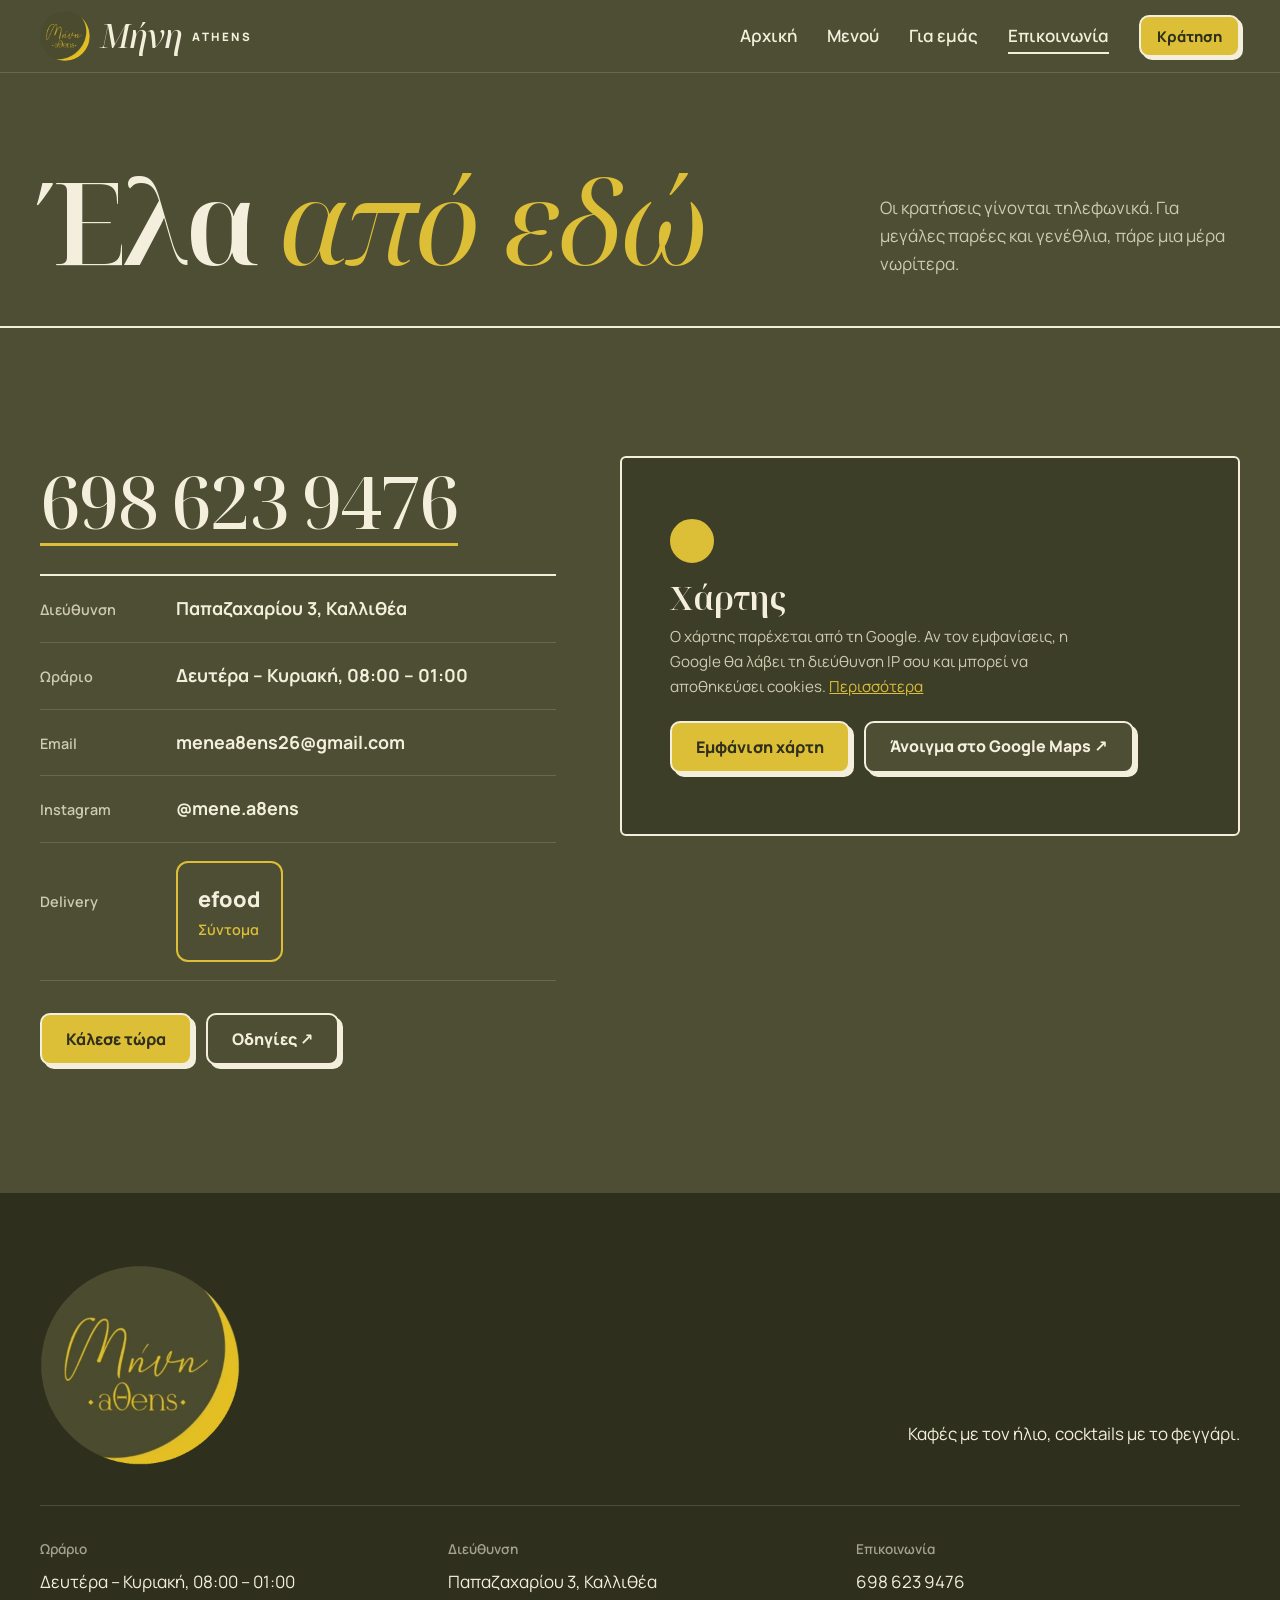
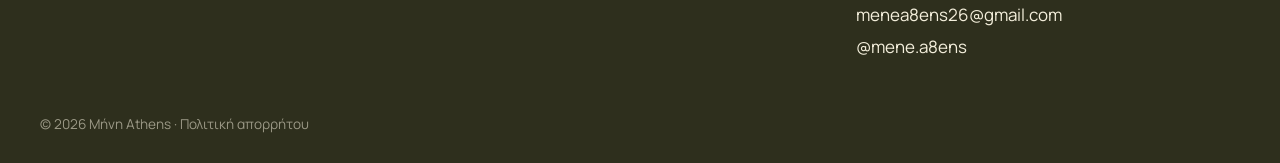
<file: contact.html>
<!doctype html>
<html lang="el">
<head>
  <meta charset="utf-8">
  <meta name="viewport" content="width=device-width, initial-scale=1">
  <meta http-equiv="Content-Security-Policy" content="default-src 'self'; script-src 'self'; style-src 'self' 'unsafe-inline'; font-src 'self'; img-src 'self' data: https://images.unsplash.com; frame-src https://maps.google.com https://www.google.com; connect-src 'self'; object-src 'none'; base-uri 'self'; form-action 'self'">
  <meta name="referrer" content="strict-origin-when-cross-origin">
  <title>Επικοινωνία & Κρατήσεις · Μήνη Athens</title>
  <meta name="description" content="Κρατήσεις, ωράριο και διεύθυνση του Μήνη Athens στην Καλλιθέα.">
  <meta name="theme-color" content="#4d4e33">
  <link rel="stylesheet" href="fonts/fonts.css">
  <link rel="stylesheet" href="css/style.css">
</head>
<body>
  <header id="site-header" class="site-header"></header>

  <main>
    <section class="page-hero">
      <div class="container page-hero-inner">
        <h1>Έλα <em>από εδώ</em></h1>
        <p class="muted">Οι κρατήσεις γίνονται τηλεφωνικά. Για μεγάλες παρέες και γενέθλια, πάρε μια μέρα νωρίτερα.</p>
      </div>
    </section>

    <section class="section">
      <div class="container contact-grid">
        <div>
          <a class="booking-phone" data-site="phone" href="#" style="font-size:clamp(2.6rem,6vw,4.6rem)"></a>
          <ul class="info-list">
            <li><span>Διεύθυνση</span><a data-site="address" href="#" target="_blank" rel="noopener"></a></li>
            <li><span>Ωράριο</span><p data-site="hours"></p></li>
            <li><span>Email</span><a data-site="email" href="#"></a></li>
            <li><span>Instagram</span><a data-site="instagram" href="#" target="_blank" rel="noopener"></a></li>
            <li><span>Delivery</span><div class="btn-row" data-delivery></div></li>
          </ul>
          <div class="btn-row">
            <a class="btn btn-moon" data-href="tel" href="#">Κάλεσε τώρα</a>
            <a class="btn" data-href="maps" href="#">Οδηγίες ↗</a>
          </div>
        </div>

        <!-- Ο χάρτης Google φορτώνει μόνο αν το ζητήσει ο επισκέπτης (GDPR) -->
        <div class="map map-consent" data-map-src="https://maps.google.com/maps?q=%CE%A0%CE%B1%CF%80%CE%B1%CE%B6%CE%B1%CF%87%CE%B1%CF%81%CE%AF%CE%BF%CF%85%203%2C%20%CE%9A%CE%B1%CE%BB%CE%BB%CE%B9%CE%B8%CE%AD%CE%B1&z=16&output=embed">
          <span class="moon moon--full" aria-hidden="true"></span>
          <h3>Χάρτης</h3>
          <p>Ο χάρτης παρέχεται από τη Google. Αν τον εμφανίσεις, η Google θα λάβει τη διεύθυνση IP σου και μπορεί να αποθηκεύσει cookies. <a href="privacy.html">Περισσότερα</a></p>
          <div class="btn-row">
            <button type="button" class="btn btn-moon" data-map-load>Εμφάνιση χάρτη</button>
            <a class="btn" data-href="maps" href="#">Άνοιγμα στο Google Maps ↗</a>
          </div>
        </div>
      </div>
    </section>
  </main>

  <footer id="site-footer" class="site-footer"></footer>
  <a class="btn btn-moon mobile-call" data-href="tel" href="#">Κράτηση τηλεφωνικά</a>

  <script src="js/config.js"></script>
  <script src="js/site.js"></script>
</body>
</html>
</file>
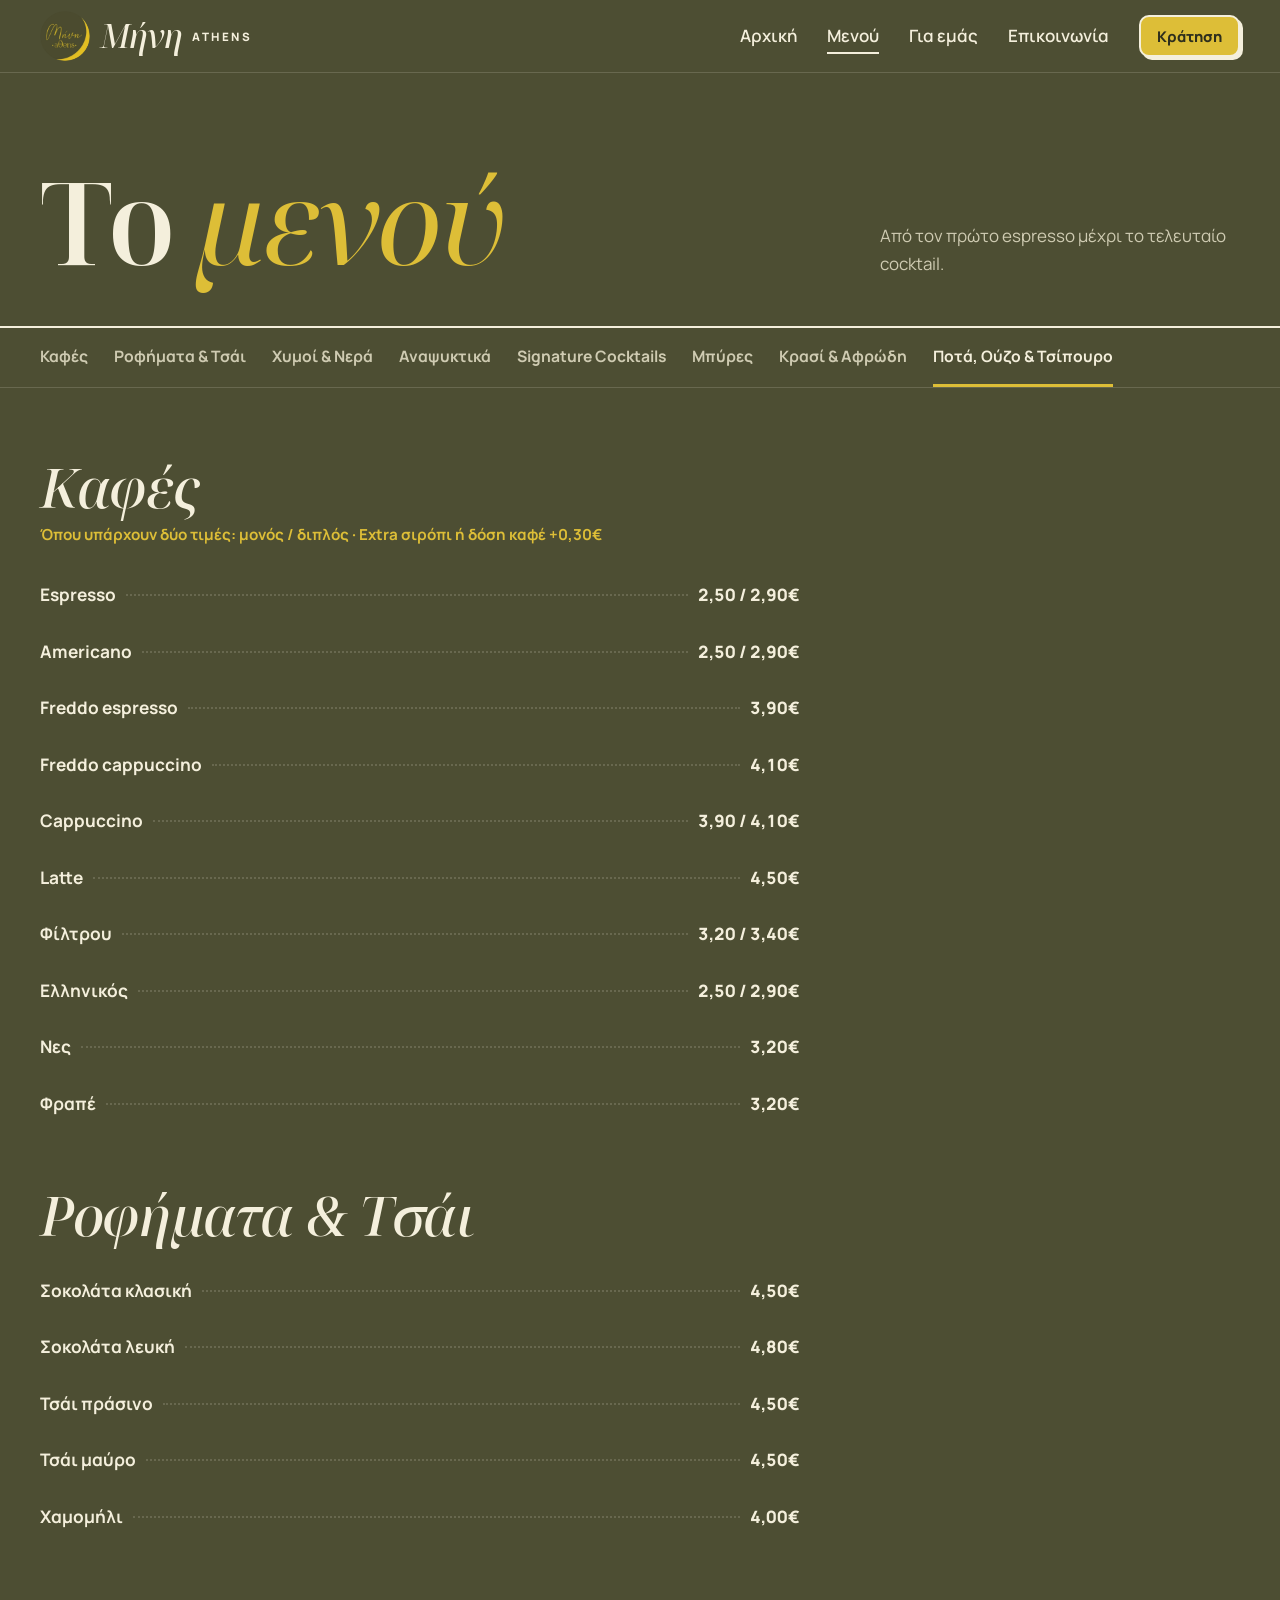
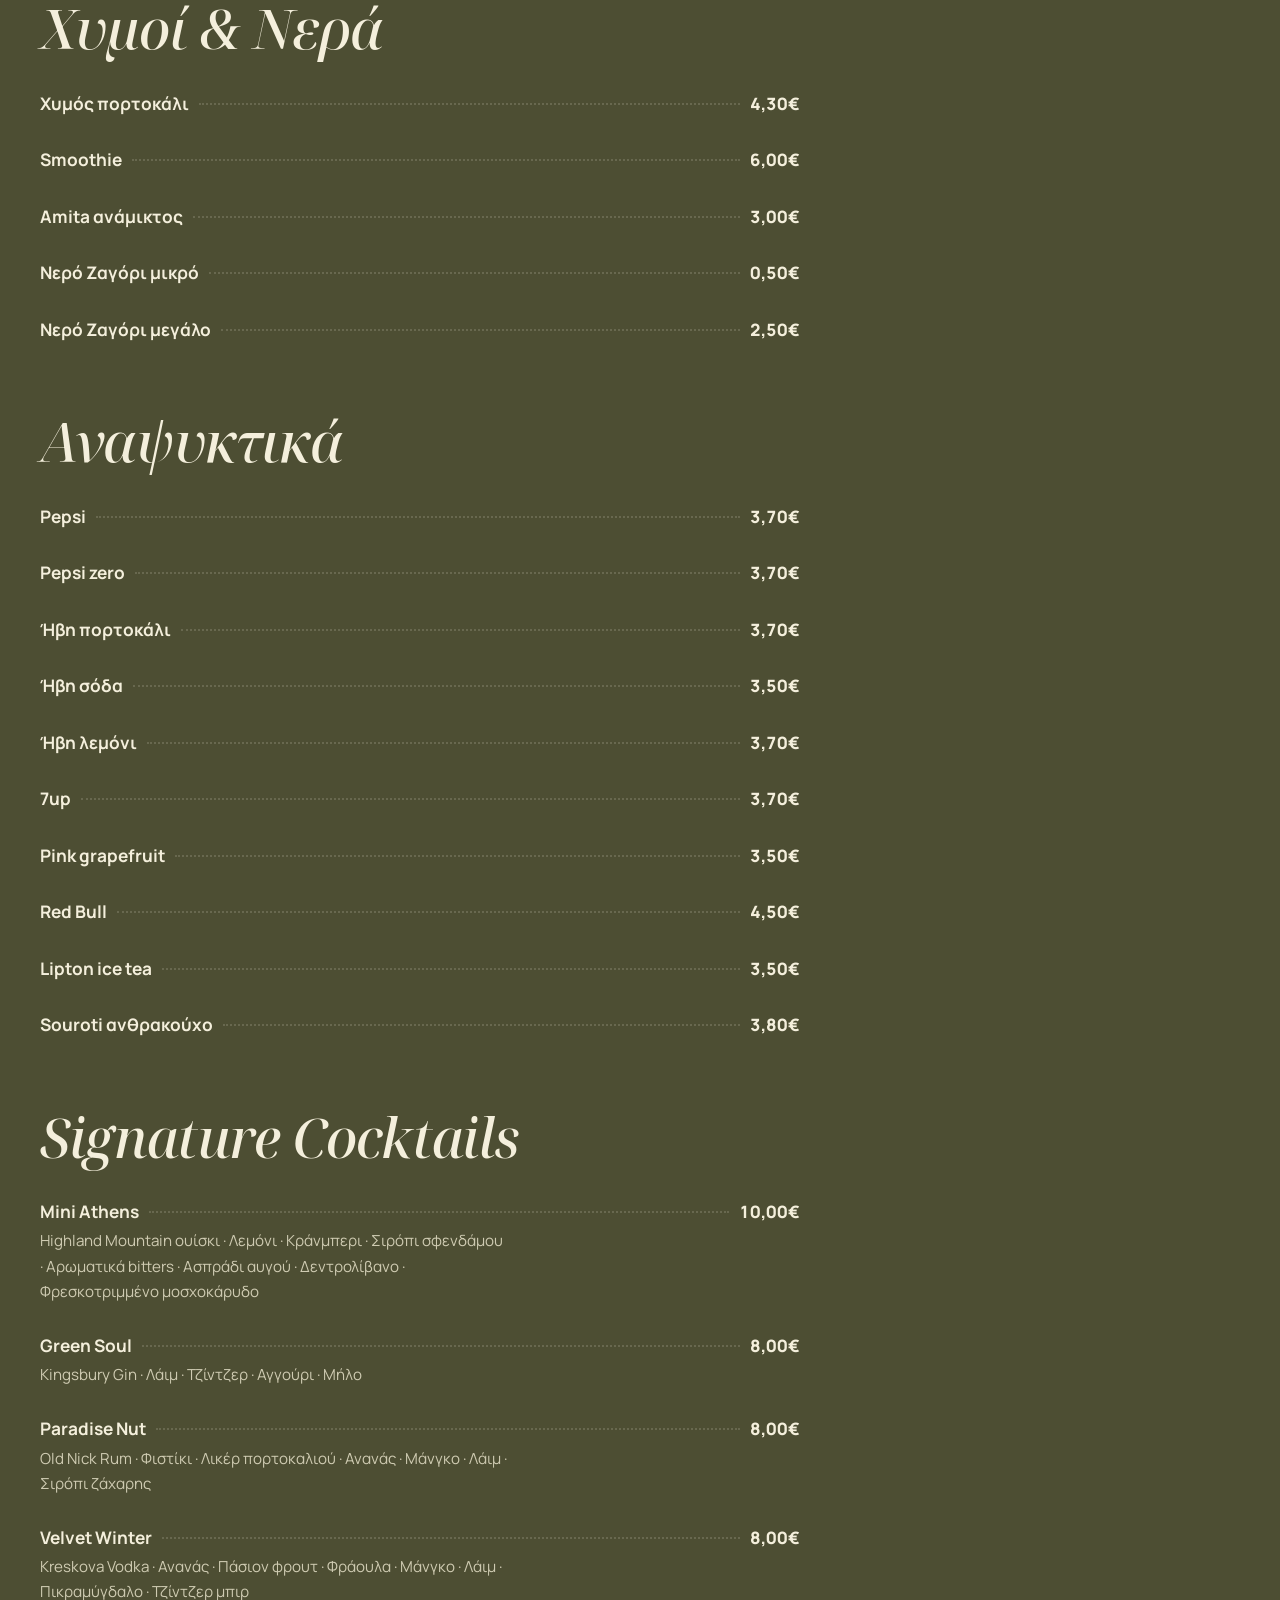
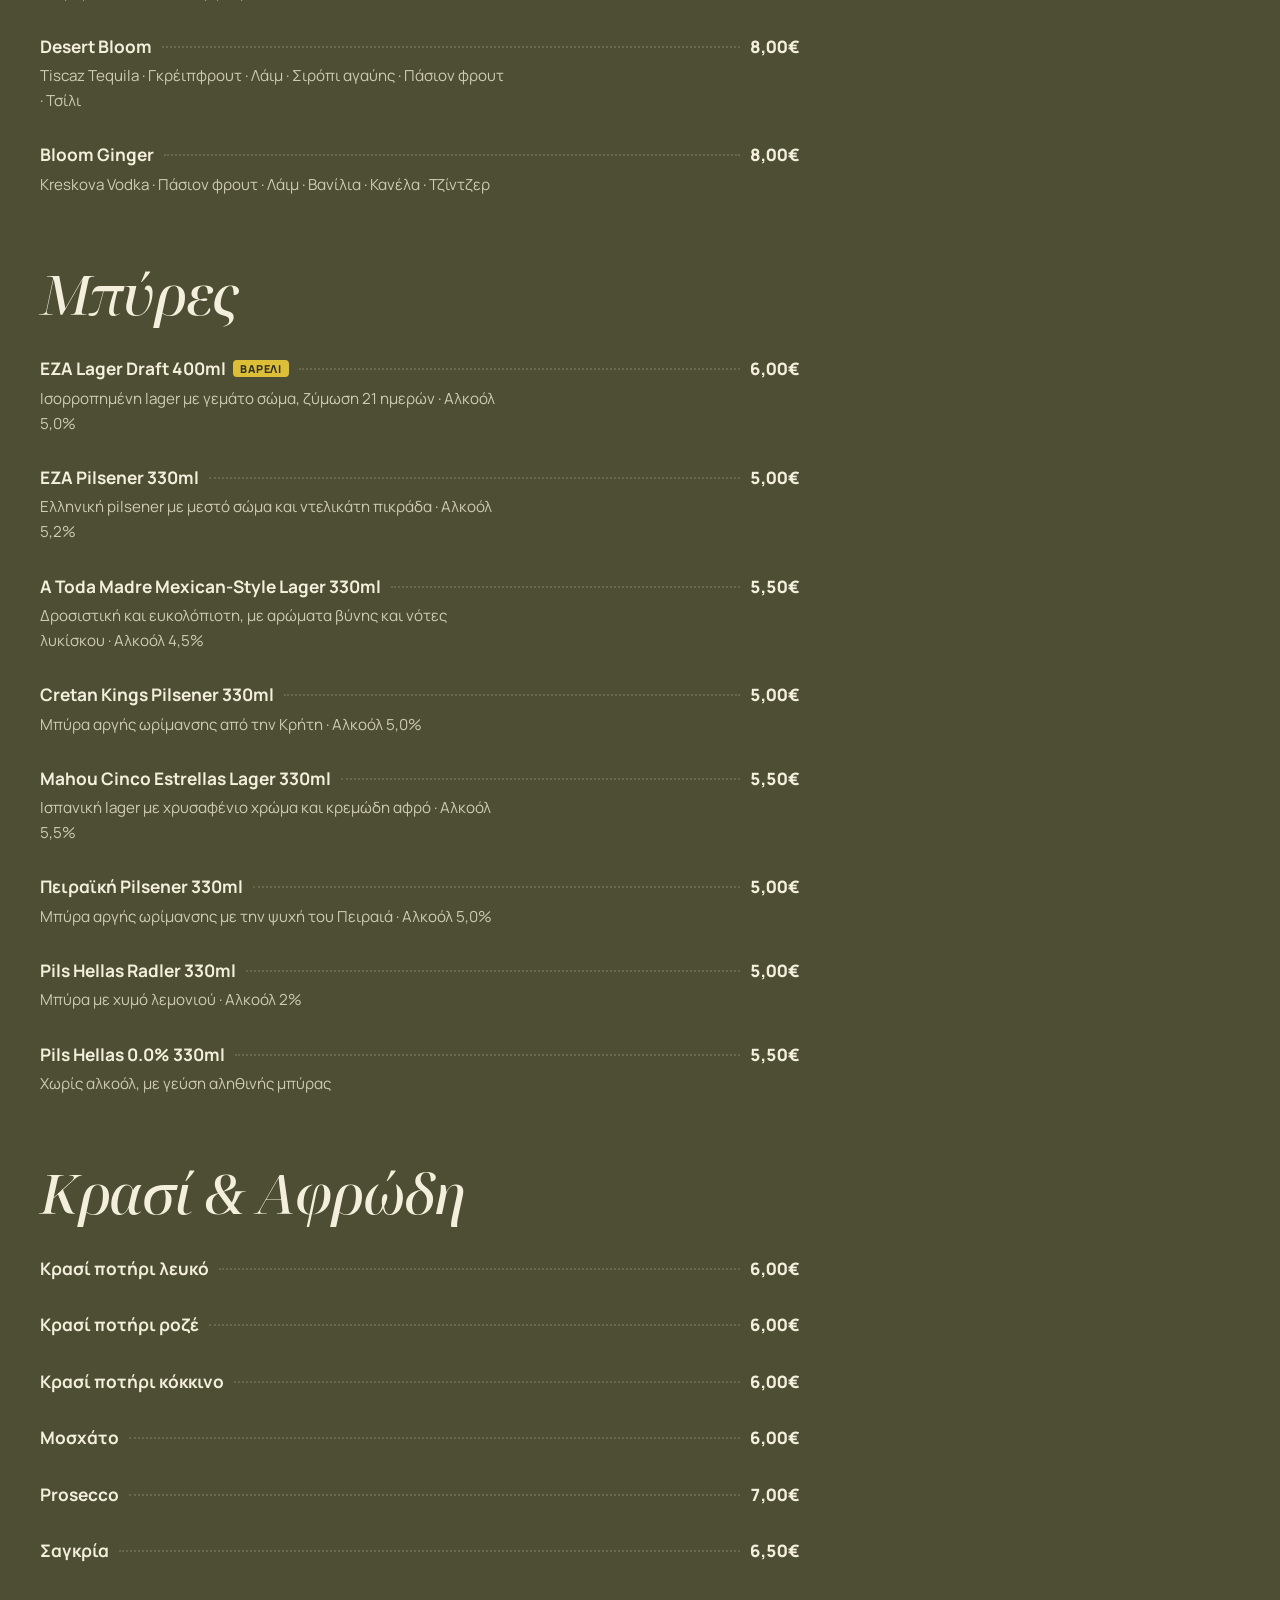
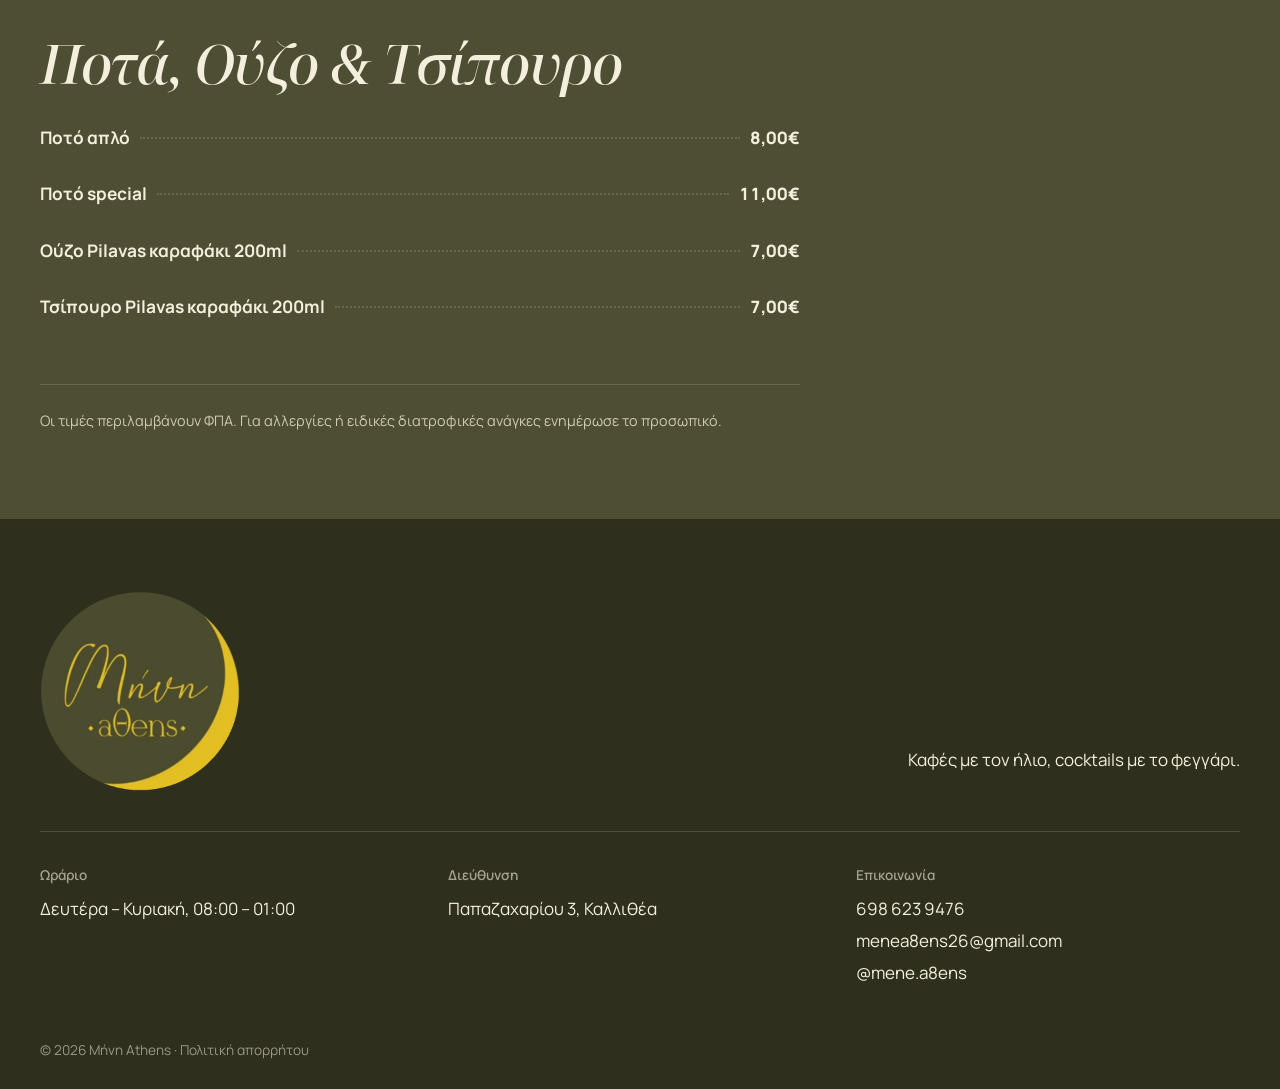
<file: menu.html>
<!doctype html>
<html lang="el">
<head>
  <meta charset="utf-8">
  <meta name="viewport" content="width=device-width, initial-scale=1">
  <meta http-equiv="Content-Security-Policy" content="default-src 'self'; script-src 'self'; style-src 'self' 'unsafe-inline'; font-src 'self'; img-src 'self' data: https://images.unsplash.com; frame-src https://maps.google.com https://www.google.com; connect-src 'self'; object-src 'none'; base-uri 'self'; form-action 'self'">
  <meta name="referrer" content="strict-origin-when-cross-origin">
  <title>Μενού · Μήνη Athens</title>
  <meta name="description" content="Το μενού του Μήνη Athens: καφές, ροφήματα, signature cocktails, μπύρες, κρασί και ποτά.">
  <meta name="theme-color" content="#4d4e33">
  <link rel="stylesheet" href="fonts/fonts.css">
  <link rel="stylesheet" href="css/style.css">
</head>
<body>
  <!-- Αυτή είναι η σελίδα για το QR code στα τραπέζια: .../menu.html -->
  <header id="site-header" class="site-header"></header>

  <main>
    <section class="page-hero">
      <div class="container page-hero-inner">
        <h1>Το <em>μενού</em></h1>
        <p class="muted">Από τον πρώτο espresso μέχρι το τελευταίο cocktail.</p>
      </div>
    </section>

    <div class="menu-nav-wrap">
      <nav id="menu-nav" class="container menu-nav" aria-label="Κατηγορίες μενού"></nav>
    </div>

    <div class="container">
      <div id="menu-body" class="menu-body"></div>
      <p class="menu-footer-note">
        Οι τιμές περιλαμβάνουν ΦΠΑ. Για αλλεργίες ή ειδικές διατροφικές ανάγκες ενημέρωσε το προσωπικό.
      </p>
    </div>
  </main>

  <footer id="site-footer" class="site-footer"></footer>
  <a class="btn btn-moon mobile-call" data-href="tel" href="#">Κράτηση τηλεφωνικά</a>

  <script src="js/config.js"></script>
  <script src="js/menu-data.js"></script>
  <script src="js/site.js"></script>
</body>
</html>
</file>
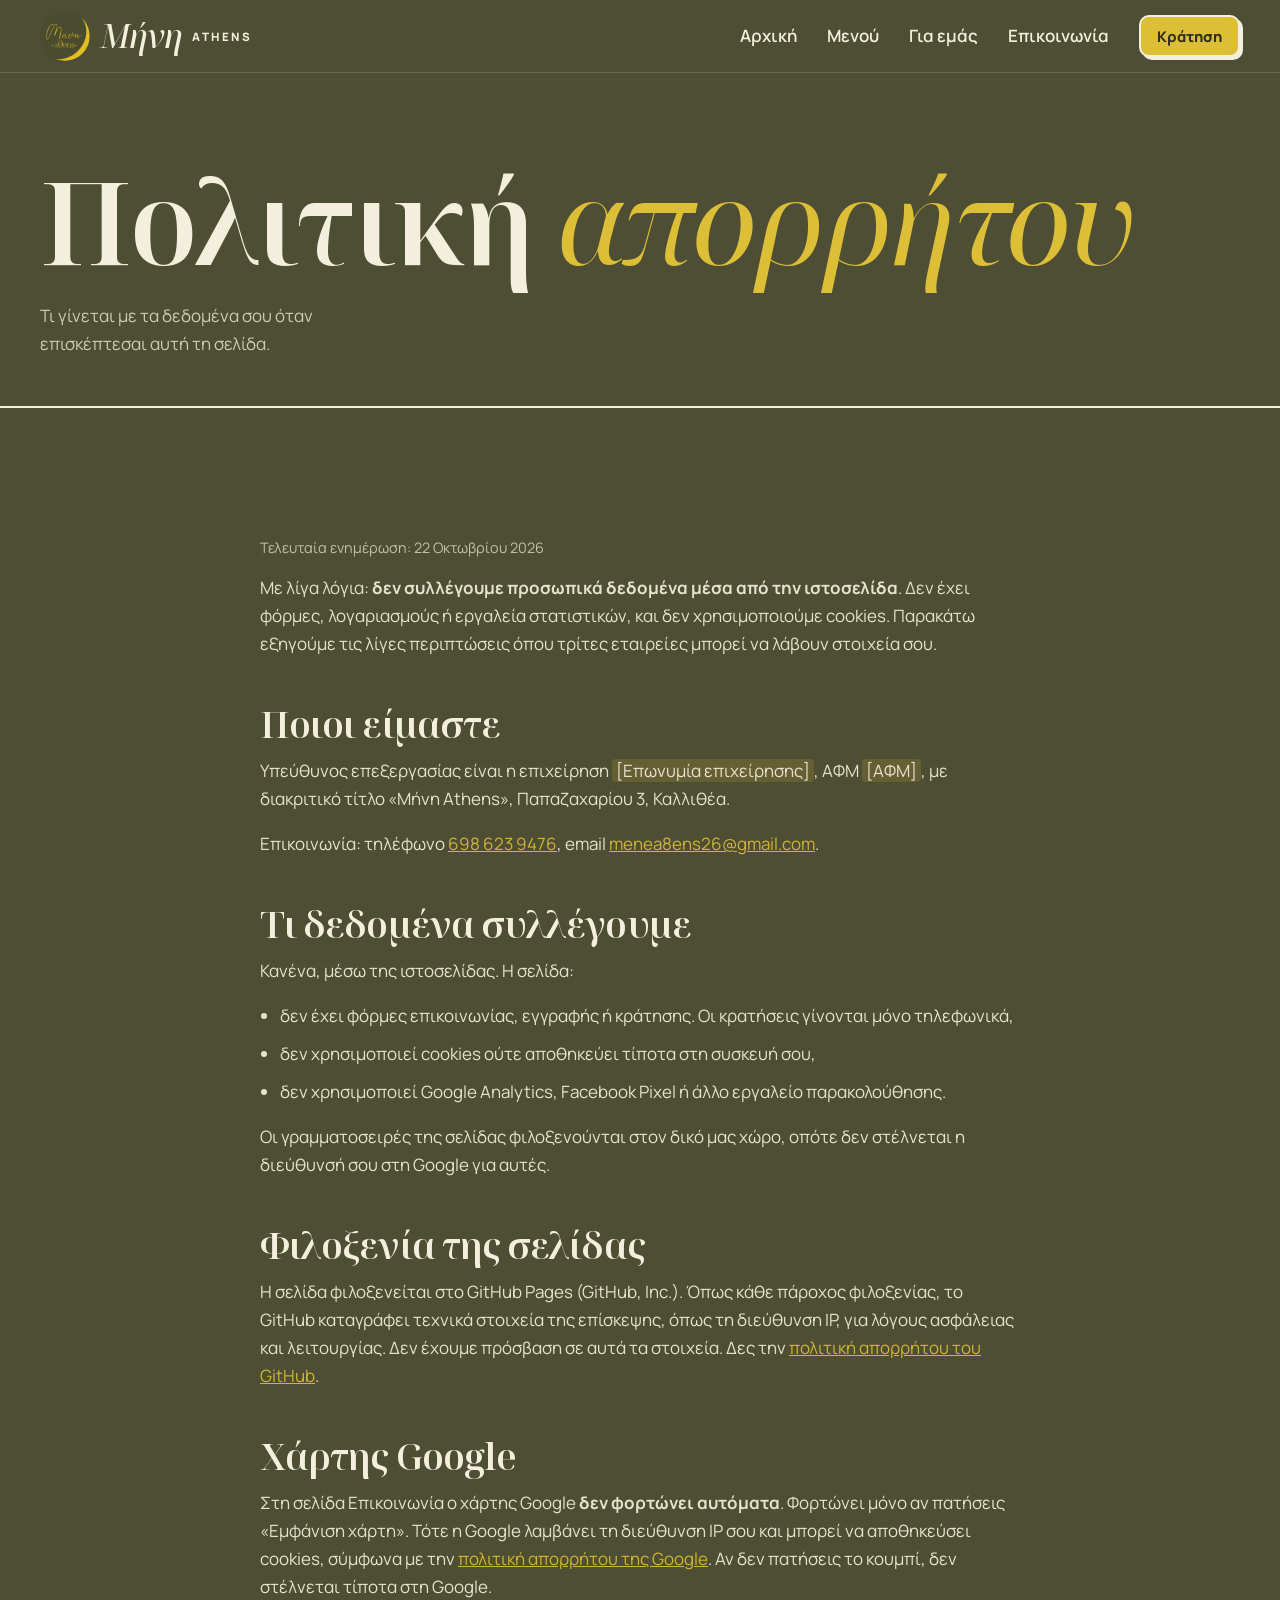
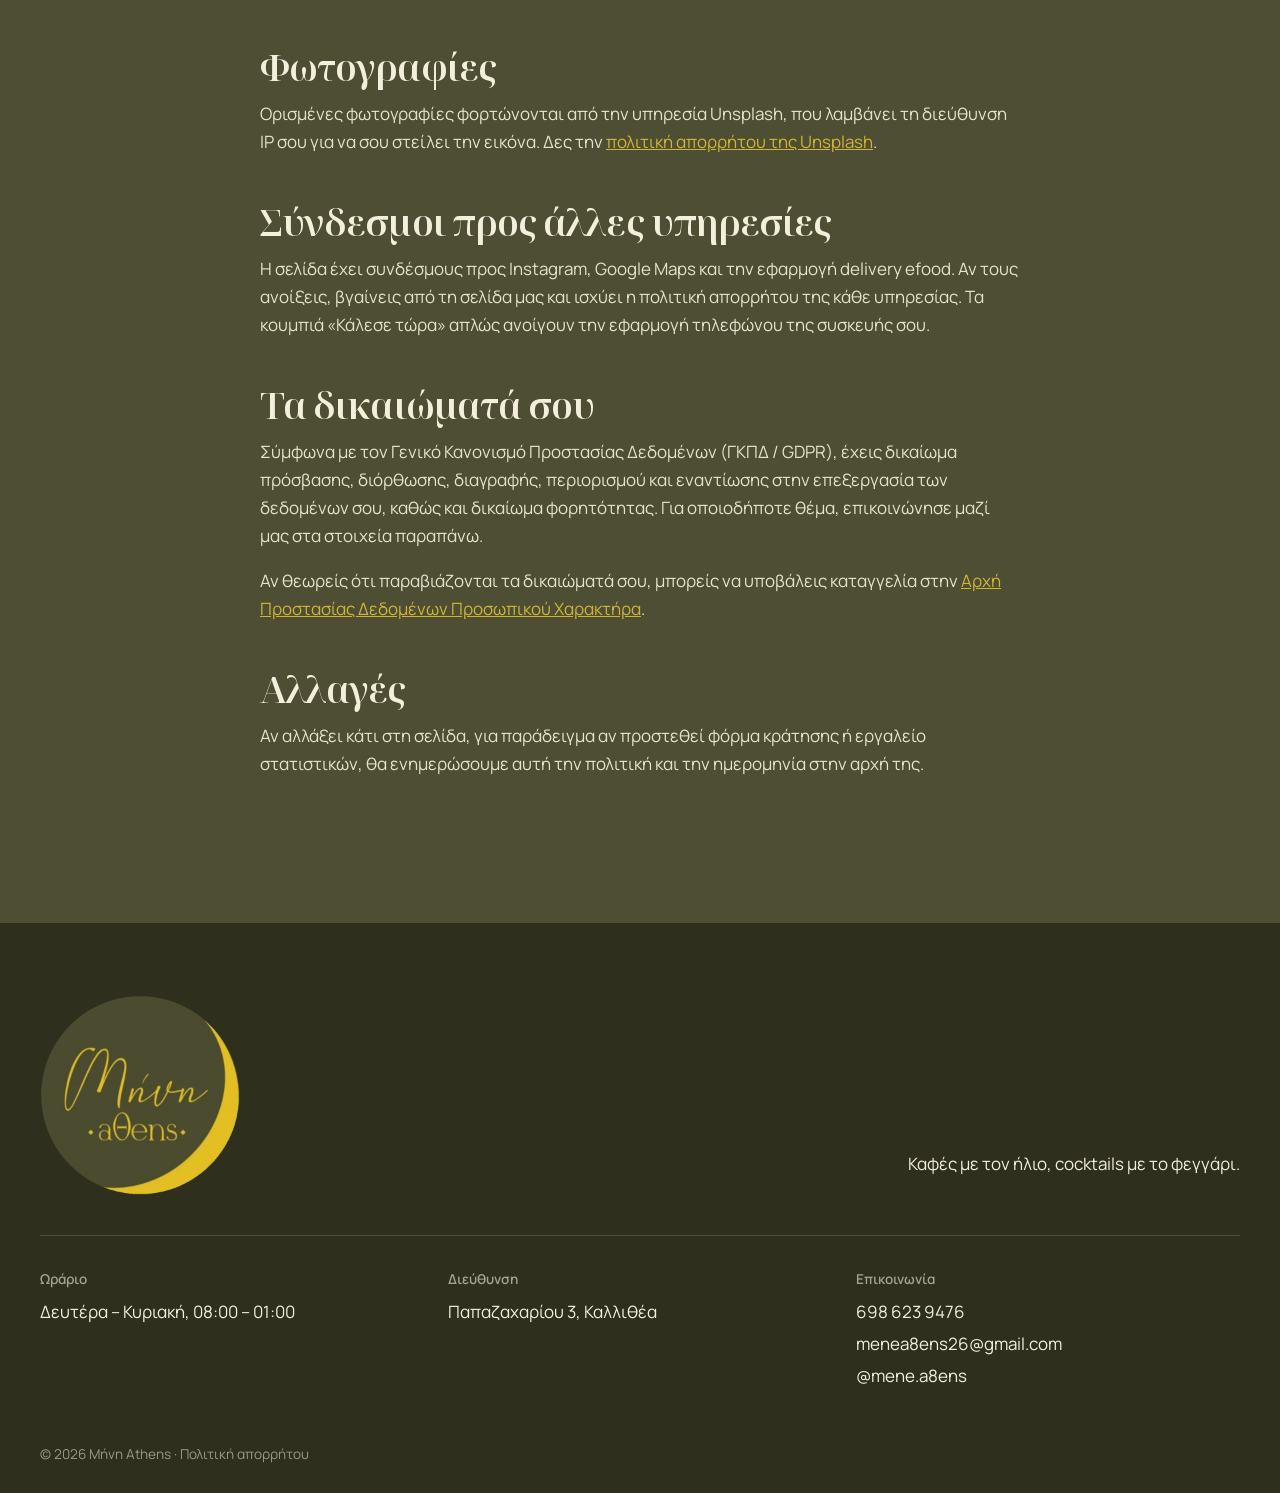
<file: privacy.html>
<!doctype html>
<html lang="el">
<head>
  <meta charset="utf-8">
  <meta name="viewport" content="width=device-width, initial-scale=1">
  <meta http-equiv="Content-Security-Policy" content="default-src 'self'; script-src 'self'; style-src 'self' 'unsafe-inline'; font-src 'self'; img-src 'self' data: https://images.unsplash.com; frame-src https://maps.google.com https://www.google.com; connect-src 'self'; object-src 'none'; base-uri 'self'; form-action 'self'">
  <meta name="referrer" content="strict-origin-when-cross-origin">
  <title>Πολιτική απορρήτου · Μήνη Athens</title>
  <meta name="description" content="Πώς η ιστοσελίδα του Μήνη Athens χειρίζεται τα προσωπικά δεδομένα των επισκεπτών.">
  <meta name="theme-color" content="#4d4e33">
  <link rel="stylesheet" href="fonts/fonts.css">
  <link rel="stylesheet" href="css/style.css">
</head>
<body>
  <header id="site-header" class="site-header"></header>

  <main>
    <section class="page-hero">
      <div class="container page-hero-inner">
        <h1>Πολιτική <em>απορρήτου</em></h1>
        <p class="muted">Τι γίνεται με τα δεδομένα σου όταν επισκέπτεσαι αυτή τη σελίδα.</p>
      </div>
    </section>

    <!-- ΣΗΜΕΙΩΣΗ: τα κίτρινα σημεία είναι στοιχεία που πρέπει να συμπληρώσει η επιχείρηση. -->
    <section class="section">
      <div class="container legal">
        <p class="updated">Τελευταία ενημέρωση: 22 Οκτωβρίου 2026</p>

        <p>Με λίγα λόγια: <strong>δεν συλλέγουμε προσωπικά δεδομένα μέσα από την ιστοσελίδα</strong>. Δεν έχει φόρμες, λογαριασμούς ή εργαλεία στατιστικών, και δεν χρησιμοποιούμε cookies. Παρακάτω εξηγούμε τις λίγες περιπτώσεις όπου τρίτες εταιρείες μπορεί να λάβουν στοιχεία σου.</p>

        <h2>Ποιοι είμαστε</h2>
        <p>Υπεύθυνος επεξεργασίας είναι η επιχείρηση <span class="placeholder">[Επωνυμία επιχείρησης]</span>, ΑΦΜ <span class="placeholder">[ΑΦΜ]</span>, με διακριτικό τίτλο «Μήνη Athens», <span data-site="address"></span>.</p>
        <p>Επικοινωνία: τηλέφωνο <a data-site="phone" href="#"></a>, email <a data-site="email" href="#"></a>.</p>

        <h2>Τι δεδομένα συλλέγουμε</h2>
        <p>Κανένα, μέσω της ιστοσελίδας. Η σελίδα:</p>
        <ul>
          <li>δεν έχει φόρμες επικοινωνίας, εγγραφής ή κράτησης. Οι κρατήσεις γίνονται μόνο τηλεφωνικά,</li>
          <li>δεν χρησιμοποιεί cookies ούτε αποθηκεύει τίποτα στη συσκευή σου,</li>
          <li>δεν χρησιμοποιεί Google Analytics, Facebook Pixel ή άλλο εργαλείο παρακολούθησης.</li>
        </ul>
        <p>Οι γραμματοσειρές της σελίδας φιλοξενούνται στον δικό μας χώρο, οπότε δεν στέλνεται η διεύθυνσή σου στη Google για αυτές.</p>

        <h2>Φιλοξενία της σελίδας</h2>
        <p>Η σελίδα φιλοξενείται στο GitHub Pages (GitHub, Inc.). Όπως κάθε πάροχος φιλοξενίας, το GitHub καταγράφει τεχνικά στοιχεία της επίσκεψης, όπως τη διεύθυνση IP, για λόγους ασφάλειας και λειτουργίας. Δεν έχουμε πρόσβαση σε αυτά τα στοιχεία. Δες την <a href="https://docs.github.com/en/site-policy/privacy-policies/github-general-privacy-statement" target="_blank" rel="noopener">πολιτική απορρήτου του GitHub</a>.</p>

        <h2>Χάρτης Google</h2>
        <p>Στη σελίδα Επικοινωνία ο χάρτης Google <strong>δεν φορτώνει αυτόματα</strong>. Φορτώνει μόνο αν πατήσεις «Εμφάνιση χάρτη». Τότε η Google λαμβάνει τη διεύθυνση IP σου και μπορεί να αποθηκεύσει cookies, σύμφωνα με την <a href="https://policies.google.com/privacy?hl=el" target="_blank" rel="noopener">πολιτική απορρήτου της Google</a>. Αν δεν πατήσεις το κουμπί, δεν στέλνεται τίποτα στη Google.</p>

        <h2>Φωτογραφίες</h2>
        <p>Ορισμένες φωτογραφίες φορτώνονται από την υπηρεσία Unsplash, που λαμβάνει τη διεύθυνση IP σου για να σου στείλει την εικόνα. Δες την <a href="https://unsplash.com/privacy" target="_blank" rel="noopener">πολιτική απορρήτου της Unsplash</a>.</p>

        <h2>Σύνδεσμοι προς άλλες υπηρεσίες</h2>
        <p>Η σελίδα έχει συνδέσμους προς Instagram, Google Maps και την εφαρμογή delivery efood. Αν τους ανοίξεις, βγαίνεις από τη σελίδα μας και ισχύει η πολιτική απορρήτου της κάθε υπηρεσίας. Τα κουμπιά «Κάλεσε τώρα» απλώς ανοίγουν την εφαρμογή τηλεφώνου της συσκευής σου.</p>

        <h2>Τα δικαιώματά σου</h2>
        <p>Σύμφωνα με τον Γενικό Κανονισμό Προστασίας Δεδομένων (ΓΚΠΔ / GDPR), έχεις δικαίωμα πρόσβασης, διόρθωσης, διαγραφής, περιορισμού και εναντίωσης στην επεξεργασία των δεδομένων σου, καθώς και δικαίωμα φορητότητας. Για οποιοδήποτε θέμα, επικοινώνησε μαζί μας στα στοιχεία παραπάνω.</p>
        <p>Αν θεωρείς ότι παραβιάζονται τα δικαιώματά σου, μπορείς να υποβάλεις καταγγελία στην <a href="https://www.dpa.gr" target="_blank" rel="noopener">Αρχή Προστασίας Δεδομένων Προσωπικού Χαρακτήρα</a>.</p>

        <h2>Αλλαγές</h2>
        <p>Αν αλλάξει κάτι στη σελίδα, για παράδειγμα αν προστεθεί φόρμα κράτησης ή εργαλείο στατιστικών, θα ενημερώσουμε αυτή την πολιτική και την ημερομηνία στην αρχή της.</p>
      </div>
    </section>
  </main>

  <footer id="site-footer" class="site-footer"></footer>
  <a class="btn btn-moon mobile-call" data-href="tel" href="#">Κράτηση τηλεφωνικά</a>

  <script src="js/config.js"></script>
  <script src="js/site.js"></script>
</body>
</html>
</file>
<file: fonts/fonts.css>
/* Γραμματοσειρές φιλοξενούνται τοπικά (δεν στέλνονται δεδομένα στη Google). */
/* greek */
@font-face {
  font-family: 'Manrope';
  font-style: normal;
  font-weight: 400;
  font-display: swap;
  src: url(Manrope-normal-greek-0.woff2) format('woff2');
  unicode-range: U+0370-0377, U+037A-037F, U+0384-038A, U+038C, U+038E-03A1, U+03A3-03FF;
}
/* latin-ext */
@font-face {
  font-family: 'Manrope';
  font-style: normal;
  font-weight: 400;
  font-display: swap;
  src: url(Manrope-normal-latin-ext-1.woff2) format('woff2');
  unicode-range: U+0100-02BA, U+02BD-02C5, U+02C7-02CC, U+02CE-02D7, U+02DD-02FF, U+0304, U+0308, U+0329, U+1D00-1DBF, U+1E00-1E9F, U+1EF2-1EFF, U+2020, U+20A0-20AB, U+20AD-20C4, U+2113, U+2C60-2C7F, U+A720-A7FF;
}
/* latin */
@font-face {
  font-family: 'Manrope';
  font-style: normal;
  font-weight: 400;
  font-display: swap;
  src: url(Manrope-normal-latin-2.woff2) format('woff2');
  unicode-range: U+0000-00FF, U+0131, U+0152-0153, U+02BB-02BC, U+02C6, U+02DA, U+02DC, U+0304, U+0308, U+0329, U+2000-206F, U+20AC, U+2122, U+2191, U+2193, U+2212, U+2215, U+FEFF, U+FFFD;
}
/* greek */
@font-face {
  font-family: 'Manrope';
  font-style: normal;
  font-weight: 500;
  font-display: swap;
  src: url(Manrope-normal-greek-0.woff2) format('woff2');
  unicode-range: U+0370-0377, U+037A-037F, U+0384-038A, U+038C, U+038E-03A1, U+03A3-03FF;
}
/* latin-ext */
@font-face {
  font-family: 'Manrope';
  font-style: normal;
  font-weight: 500;
  font-display: swap;
  src: url(Manrope-normal-latin-ext-1.woff2) format('woff2');
  unicode-range: U+0100-02BA, U+02BD-02C5, U+02C7-02CC, U+02CE-02D7, U+02DD-02FF, U+0304, U+0308, U+0329, U+1D00-1DBF, U+1E00-1E9F, U+1EF2-1EFF, U+2020, U+20A0-20AB, U+20AD-20C4, U+2113, U+2C60-2C7F, U+A720-A7FF;
}
/* latin */
@font-face {
  font-family: 'Manrope';
  font-style: normal;
  font-weight: 500;
  font-display: swap;
  src: url(Manrope-normal-latin-2.woff2) format('woff2');
  unicode-range: U+0000-00FF, U+0131, U+0152-0153, U+02BB-02BC, U+02C6, U+02DA, U+02DC, U+0304, U+0308, U+0329, U+2000-206F, U+20AC, U+2122, U+2191, U+2193, U+2212, U+2215, U+FEFF, U+FFFD;
}
/* greek */
@font-face {
  font-family: 'Manrope';
  font-style: normal;
  font-weight: 600;
  font-display: swap;
  src: url(Manrope-normal-greek-0.woff2) format('woff2');
  unicode-range: U+0370-0377, U+037A-037F, U+0384-038A, U+038C, U+038E-03A1, U+03A3-03FF;
}
/* latin-ext */
@font-face {
  font-family: 'Manrope';
  font-style: normal;
  font-weight: 600;
  font-display: swap;
  src: url(Manrope-normal-latin-ext-1.woff2) format('woff2');
  unicode-range: U+0100-02BA, U+02BD-02C5, U+02C7-02CC, U+02CE-02D7, U+02DD-02FF, U+0304, U+0308, U+0329, U+1D00-1DBF, U+1E00-1E9F, U+1EF2-1EFF, U+2020, U+20A0-20AB, U+20AD-20C4, U+2113, U+2C60-2C7F, U+A720-A7FF;
}
/* latin */
@font-face {
  font-family: 'Manrope';
  font-style: normal;
  font-weight: 600;
  font-display: swap;
  src: url(Manrope-normal-latin-2.woff2) format('woff2');
  unicode-range: U+0000-00FF, U+0131, U+0152-0153, U+02BB-02BC, U+02C6, U+02DA, U+02DC, U+0304, U+0308, U+0329, U+2000-206F, U+20AC, U+2122, U+2191, U+2193, U+2212, U+2215, U+FEFF, U+FFFD;
}
/* greek */
@font-face {
  font-family: 'Manrope';
  font-style: normal;
  font-weight: 700;
  font-display: swap;
  src: url(Manrope-normal-greek-0.woff2) format('woff2');
  unicode-range: U+0370-0377, U+037A-037F, U+0384-038A, U+038C, U+038E-03A1, U+03A3-03FF;
}
/* latin-ext */
@font-face {
  font-family: 'Manrope';
  font-style: normal;
  font-weight: 700;
  font-display: swap;
  src: url(Manrope-normal-latin-ext-1.woff2) format('woff2');
  unicode-range: U+0100-02BA, U+02BD-02C5, U+02C7-02CC, U+02CE-02D7, U+02DD-02FF, U+0304, U+0308, U+0329, U+1D00-1DBF, U+1E00-1E9F, U+1EF2-1EFF, U+2020, U+20A0-20AB, U+20AD-20C4, U+2113, U+2C60-2C7F, U+A720-A7FF;
}
/* latin */
@font-face {
  font-family: 'Manrope';
  font-style: normal;
  font-weight: 700;
  font-display: swap;
  src: url(Manrope-normal-latin-2.woff2) format('woff2');
  unicode-range: U+0000-00FF, U+0131, U+0152-0153, U+02BB-02BC, U+02C6, U+02DA, U+02DC, U+0304, U+0308, U+0329, U+2000-206F, U+20AC, U+2122, U+2191, U+2193, U+2212, U+2215, U+FEFF, U+FFFD;
}
/* greek */
@font-face {
  font-family: 'Manrope';
  font-style: normal;
  font-weight: 800;
  font-display: swap;
  src: url(Manrope-normal-greek-0.woff2) format('woff2');
  unicode-range: U+0370-0377, U+037A-037F, U+0384-038A, U+038C, U+038E-03A1, U+03A3-03FF;
}
/* latin-ext */
@font-face {
  font-family: 'Manrope';
  font-style: normal;
  font-weight: 800;
  font-display: swap;
  src: url(Manrope-normal-latin-ext-1.woff2) format('woff2');
  unicode-range: U+0100-02BA, U+02BD-02C5, U+02C7-02CC, U+02CE-02D7, U+02DD-02FF, U+0304, U+0308, U+0329, U+1D00-1DBF, U+1E00-1E9F, U+1EF2-1EFF, U+2020, U+20A0-20AB, U+20AD-20C4, U+2113, U+2C60-2C7F, U+A720-A7FF;
}
/* latin */
@font-face {
  font-family: 'Manrope';
  font-style: normal;
  font-weight: 800;
  font-display: swap;
  src: url(Manrope-normal-latin-2.woff2) format('woff2');
  unicode-range: U+0000-00FF, U+0131, U+0152-0153, U+02BB-02BC, U+02C6, U+02DA, U+02DC, U+0304, U+0308, U+0329, U+2000-206F, U+20AC, U+2122, U+2191, U+2193, U+2212, U+2215, U+FEFF, U+FFFD;
}
/* greek-ext */
@font-face {
  font-family: 'Noto Serif Display';
  font-style: italic;
  font-weight: 400;
  font-stretch: 100%;
  font-display: swap;
  src: url(NotoSerifDisplay-italic-greek-ext-3.woff2) format('woff2');
  unicode-range: U+1F00-1FFF;
}
/* greek */
@font-face {
  font-family: 'Noto Serif Display';
  font-style: italic;
  font-weight: 400;
  font-stretch: 100%;
  font-display: swap;
  src: url(NotoSerifDisplay-italic-greek-4.woff2) format('woff2');
  unicode-range: U+0370-0377, U+037A-037F, U+0384-038A, U+038C, U+038E-03A1, U+03A3-03FF;
}
/* latin-ext */
@font-face {
  font-family: 'Noto Serif Display';
  font-style: italic;
  font-weight: 400;
  font-stretch: 100%;
  font-display: swap;
  src: url(NotoSerifDisplay-italic-latin-ext-5.woff2) format('woff2');
  unicode-range: U+0100-02BA, U+02BD-02C5, U+02C7-02CC, U+02CE-02D7, U+02DD-02FF, U+0304, U+0308, U+0329, U+1D00-1DBF, U+1E00-1E9F, U+1EF2-1EFF, U+2020, U+20A0-20AB, U+20AD-20C4, U+2113, U+2C60-2C7F, U+A720-A7FF;
}
/* latin */
@font-face {
  font-family: 'Noto Serif Display';
  font-style: italic;
  font-weight: 400;
  font-stretch: 100%;
  font-display: swap;
  src: url(NotoSerifDisplay-italic-latin-6.woff2) format('woff2');
  unicode-range: U+0000-00FF, U+0131, U+0152-0153, U+02BB-02BC, U+02C6, U+02DA, U+02DC, U+0304, U+0308, U+0329, U+2000-206F, U+20AC, U+2122, U+2191, U+2193, U+2212, U+2215, U+FEFF, U+FFFD;
}
/* greek-ext */
@font-face {
  font-family: 'Noto Serif Display';
  font-style: italic;
  font-weight: 500;
  font-stretch: 100%;
  font-display: swap;
  src: url(NotoSerifDisplay-italic-greek-ext-3.woff2) format('woff2');
  unicode-range: U+1F00-1FFF;
}
/* greek */
@font-face {
  font-family: 'Noto Serif Display';
  font-style: italic;
  font-weight: 500;
  font-stretch: 100%;
  font-display: swap;
  src: url(NotoSerifDisplay-italic-greek-4.woff2) format('woff2');
  unicode-range: U+0370-0377, U+037A-037F, U+0384-038A, U+038C, U+038E-03A1, U+03A3-03FF;
}
/* latin-ext */
@font-face {
  font-family: 'Noto Serif Display';
  font-style: italic;
  font-weight: 500;
  font-stretch: 100%;
  font-display: swap;
  src: url(NotoSerifDisplay-italic-latin-ext-5.woff2) format('woff2');
  unicode-range: U+0100-02BA, U+02BD-02C5, U+02C7-02CC, U+02CE-02D7, U+02DD-02FF, U+0304, U+0308, U+0329, U+1D00-1DBF, U+1E00-1E9F, U+1EF2-1EFF, U+2020, U+20A0-20AB, U+20AD-20C4, U+2113, U+2C60-2C7F, U+A720-A7FF;
}
/* latin */
@font-face {
  font-family: 'Noto Serif Display';
  font-style: italic;
  font-weight: 500;
  font-stretch: 100%;
  font-display: swap;
  src: url(NotoSerifDisplay-italic-latin-6.woff2) format('woff2');
  unicode-range: U+0000-00FF, U+0131, U+0152-0153, U+02BB-02BC, U+02C6, U+02DA, U+02DC, U+0304, U+0308, U+0329, U+2000-206F, U+20AC, U+2122, U+2191, U+2193, U+2212, U+2215, U+FEFF, U+FFFD;
}
/* greek-ext */
@font-face {
  font-family: 'Noto Serif Display';
  font-style: normal;
  font-weight: 400;
  font-stretch: 100%;
  font-display: swap;
  src: url(NotoSerifDisplay-normal-greek-ext-7.woff2) format('woff2');
  unicode-range: U+1F00-1FFF;
}
/* greek */
@font-face {
  font-family: 'Noto Serif Display';
  font-style: normal;
  font-weight: 400;
  font-stretch: 100%;
  font-display: swap;
  src: url(NotoSerifDisplay-normal-greek-8.woff2) format('woff2');
  unicode-range: U+0370-0377, U+037A-037F, U+0384-038A, U+038C, U+038E-03A1, U+03A3-03FF;
}
/* latin-ext */
@font-face {
  font-family: 'Noto Serif Display';
  font-style: normal;
  font-weight: 400;
  font-stretch: 100%;
  font-display: swap;
  src: url(NotoSerifDisplay-normal-latin-ext-9.woff2) format('woff2');
  unicode-range: U+0100-02BA, U+02BD-02C5, U+02C7-02CC, U+02CE-02D7, U+02DD-02FF, U+0304, U+0308, U+0329, U+1D00-1DBF, U+1E00-1E9F, U+1EF2-1EFF, U+2020, U+20A0-20AB, U+20AD-20C4, U+2113, U+2C60-2C7F, U+A720-A7FF;
}
/* latin */
@font-face {
  font-family: 'Noto Serif Display';
  font-style: normal;
  font-weight: 400;
  font-stretch: 100%;
  font-display: swap;
  src: url(NotoSerifDisplay-normal-latin-10.woff2) format('woff2');
  unicode-range: U+0000-00FF, U+0131, U+0152-0153, U+02BB-02BC, U+02C6, U+02DA, U+02DC, U+0304, U+0308, U+0329, U+2000-206F, U+20AC, U+2122, U+2191, U+2193, U+2212, U+2215, U+FEFF, U+FFFD;
}
/* greek-ext */
@font-face {
  font-family: 'Noto Serif Display';
  font-style: normal;
  font-weight: 500;
  font-stretch: 100%;
  font-display: swap;
  src: url(NotoSerifDisplay-normal-greek-ext-7.woff2) format('woff2');
  unicode-range: U+1F00-1FFF;
}
/* greek */
@font-face {
  font-family: 'Noto Serif Display';
  font-style: normal;
  font-weight: 500;
  font-stretch: 100%;
  font-display: swap;
  src: url(NotoSerifDisplay-normal-greek-8.woff2) format('woff2');
  unicode-range: U+0370-0377, U+037A-037F, U+0384-038A, U+038C, U+038E-03A1, U+03A3-03FF;
}
/* latin-ext */
@font-face {
  font-family: 'Noto Serif Display';
  font-style: normal;
  font-weight: 500;
  font-stretch: 100%;
  font-display: swap;
  src: url(NotoSerifDisplay-normal-latin-ext-9.woff2) format('woff2');
  unicode-range: U+0100-02BA, U+02BD-02C5, U+02C7-02CC, U+02CE-02D7, U+02DD-02FF, U+0304, U+0308, U+0329, U+1D00-1DBF, U+1E00-1E9F, U+1EF2-1EFF, U+2020, U+20A0-20AB, U+20AD-20C4, U+2113, U+2C60-2C7F, U+A720-A7FF;
}
/* latin */
@font-face {
  font-family: 'Noto Serif Display';
  font-style: normal;
  font-weight: 500;
  font-stretch: 100%;
  font-display: swap;
  src: url(NotoSerifDisplay-normal-latin-10.woff2) format('woff2');
  unicode-range: U+0000-00FF, U+0131, U+0152-0153, U+02BB-02BC, U+02C6, U+02DA, U+02DC, U+0304, U+0308, U+0329, U+2000-206F, U+20AC, U+2122, U+2191, U+2193, U+2212, U+2215, U+FEFF, U+FFFD;
}
/* greek-ext */
@font-face {
  font-family: 'Noto Serif Display';
  font-style: normal;
  font-weight: 600;
  font-stretch: 100%;
  font-display: swap;
  src: url(NotoSerifDisplay-normal-greek-ext-7.woff2) format('woff2');
  unicode-range: U+1F00-1FFF;
}
/* greek */
@font-face {
  font-family: 'Noto Serif Display';
  font-style: normal;
  font-weight: 600;
  font-stretch: 100%;
  font-display: swap;
  src: url(NotoSerifDisplay-normal-greek-8.woff2) format('woff2');
  unicode-range: U+0370-0377, U+037A-037F, U+0384-038A, U+038C, U+038E-03A1, U+03A3-03FF;
}
/* latin-ext */
@font-face {
  font-family: 'Noto Serif Display';
  font-style: normal;
  font-weight: 600;
  font-stretch: 100%;
  font-display: swap;
  src: url(NotoSerifDisplay-normal-latin-ext-9.woff2) format('woff2');
  unicode-range: U+0100-02BA, U+02BD-02C5, U+02C7-02CC, U+02CE-02D7, U+02DD-02FF, U+0304, U+0308, U+0329, U+1D00-1DBF, U+1E00-1E9F, U+1EF2-1EFF, U+2020, U+20A0-20AB, U+20AD-20C4, U+2113, U+2C60-2C7F, U+A720-A7FF;
}
/* latin */
@font-face {
  font-family: 'Noto Serif Display';
  font-style: normal;
  font-weight: 600;
  font-stretch: 100%;
  font-display: swap;
  src: url(NotoSerifDisplay-normal-latin-10.woff2) format('woff2');
  unicode-range: U+0000-00FF, U+0131, U+0152-0153, U+02BB-02BC, U+02C6, U+02DA, U+02DC, U+0304, U+0308, U+0329, U+2000-206F, U+20AC, U+2122, U+2191, U+2193, U+2212, U+2215, U+FEFF, U+FFFD;
}
</file>
<file: css/style.css>
/* ===== Χρώματα & βασικά (αλλάζεις εδώ την παλέτα) ===== */
:root {
  --paper: #4d4e33;      /* φόντο: λαδί του λογότυπου */
  --ink: #f4efdc;        /* κείμενο: ζεστό κρεμ */
  --green: #3d3e27;      /* πιο σκούρο λαδί για ενότητες που ξεχωρίζουν */
  --green-deep: #2e2f1d; /* footer */
  --green-light: #ddbe37;
  --moon: #ddbe37;       /* χρυσό του λογότυπου: μόνο για έμφαση */
  --dark: #2e2f1d;       /* κείμενο πάνω σε χρυσό */
  --muted: #cfcbb2;
  --rule: rgba(243, 237, 224, 0.16);
  --rule-light: rgba(243, 237, 224, 0.16);

  --serif: "Noto Serif Display", Georgia, serif;
  --sans: "Manrope", system-ui, -apple-system, "Segoe UI", sans-serif;
  --container: 1200px;
  --header-h: 72px;
  --ease: cubic-bezier(.2, .8, .2, 1);
}

*, *::before, *::after { box-sizing: border-box; }
html { scroll-behavior: smooth; scroll-padding-top: calc(var(--header-h) + 64px); }
body {
  margin: 0;
  font-family: var(--sans);
  font-size: 17px;
  line-height: 1.65;
  color: var(--ink);
  background: var(--paper);
  -webkit-font-smoothing: antialiased;
}
img { max-width: 100%; display: block; }
a { color: inherit; }
p { margin: 0 0 1em; }

h1, h2, h3 {
  font-family: var(--serif);
  font-weight: 600;
  line-height: 1;
  letter-spacing: -0.025em;
  margin: 0 0 .4em;
}
h1 { font-size: clamp(3.2rem, 9vw, 7.5rem); }
h2 { font-size: clamp(2.4rem, 5.5vw, 4.4rem); }
h3 { font-size: clamp(1.6rem, 2.6vw, 2.1rem); }
h1 em, h2 em, h3 em { font-style: italic; font-weight: 400; }

.container { width: min(100% - 32px, var(--container)); margin-inline: auto; }
.section { padding: clamp(72px, 10vw, 140px) 0; }
.muted { color: var(--muted); }
.kicker { font-weight: 700; font-size: .95rem; margin-bottom: 18px; display: block; }

/* ===== Φεγγάρια (φάσεις) ===== */
.moon {
  display: inline-block; width: 44px; height: 44px; border-radius: 50%;
  border: 2px solid currentColor; flex: none;
}
.moon--half { background: linear-gradient(90deg, transparent 50%, var(--moon) 50%); }
.moon--full { background: var(--moon); border-color: var(--moon); }

/* ===== Κουμπιά: «βαριά» με σκιά που πατιέται ===== */
.btn {
  display: inline-flex; align-items: center; justify-content: center; gap: 10px;
  min-height: 52px; padding: 0 24px; border-radius: 10px;
  font-family: var(--sans); font-weight: 800; font-size: 1rem; text-decoration: none;
  border: 2px solid var(--ink); background: var(--paper); color: var(--ink);
  box-shadow: 4px 4px 0 var(--ink);
  transition: transform .18s var(--ease), box-shadow .18s var(--ease), background .18s;
}
.btn:hover { transform: translate(-2px, -2px); box-shadow: 6px 6px 0 var(--ink); }
.btn:active { transform: translate(4px, 4px); box-shadow: 0 0 0 var(--ink); }
.btn-moon { background: var(--moon); color: var(--dark); }

.btn-ghost { box-shadow: none; background: transparent; }
.btn-ghost:hover { box-shadow: none; transform: none; background: rgba(243,237,224,.08); }
.btn-small { min-height: 42px; padding: 0 16px; font-size: .92rem; box-shadow: 3px 3px 0 var(--ink); }
.btn.is-disabled { opacity: .45; box-shadow: none; transform: none; cursor: default; border-style: dashed; }
.btn-row { display: flex; flex-wrap: wrap; gap: 14px; }

/* ===== Header ===== */
.site-header {
  position: sticky; top: 0; z-index: 50;
  background: var(--paper);
  border-bottom: 1px solid var(--rule);
}
.header-inner { height: var(--header-h); display: flex; align-items: center; justify-content: space-between; }
.logo { display: inline-flex; align-items: center; gap: 10px; text-decoration: none; }
.logo-word { font-family: var(--serif); font-style: italic; font-size: 2rem; font-weight: 500; letter-spacing: -0.03em; line-height: 1; }
.logo-sub { font-size: .72rem; font-weight: 800; letter-spacing: .22em; text-transform: uppercase; }
.logo-img { height: 50px; width: 50px; border-radius: 50%; object-fit: cover; }
.footer-logo { width: clamp(140px, 18vw, 200px); height: auto; }
.main-nav { display: flex; align-items: center; gap: 30px; }
.main-nav a:not(.btn) { text-decoration: none; font-weight: 600; position: relative; }
.main-nav a:not(.btn)::after {
  content: ""; position: absolute; left: 0; right: 0; bottom: -4px; height: 2px;
  background: currentColor; transform: scaleX(0); transform-origin: left; transition: transform .25s var(--ease);
}
.main-nav a:not(.btn):hover::after, .main-nav a[aria-current="page"]::after { transform: scaleX(1); }
.nav-toggle { display: none; background: none; border: 0; padding: 8px; cursor: pointer; }
.nav-toggle span { display: block; width: 26px; height: 2px; background: var(--ink); margin: 6px 0; transition: .2s var(--ease); }

@media (max-width: 860px) {
  .nav-toggle { display: block; }
  .main-nav {
    position: absolute; top: var(--header-h); left: 0; right: 0;
    flex-direction: column; align-items: stretch; gap: 0;
    background: var(--paper); border-bottom: 1px solid var(--rule);
    padding: 4px 16px 24px; display: none;
  }
  .main-nav a:not(.btn) { padding: 16px 0; border-bottom: 1px solid var(--rule); font-family: var(--serif); font-size: 1.6rem; }
  .main-nav a:not(.btn)::after { display: none; }
  .main-nav .btn { margin-top: 20px; }
  .nav-open .main-nav { display: flex; }
  .nav-open .nav-toggle span:nth-child(1) { transform: translateY(8px) rotate(45deg); }
  .nav-open .nav-toggle span:nth-child(2) { opacity: 0; }
  .nav-open .nav-toggle span:nth-child(3) { transform: translateY(-8px) rotate(-45deg); }
}

/* ===== Hero (αρχική) ===== */
.hero { padding: clamp(40px, 6vw, 72px) 0 clamp(64px, 8vw, 110px); overflow: hidden; border-bottom: 1px solid var(--rule); }
.hero-grid { display: grid; grid-template-columns: 1.35fr .65fr; gap: clamp(24px, 4vw, 56px); align-items: end; }
.hero h1 { margin-bottom: .3em; font-size: clamp(3.2rem, 7.4vw, 7rem); }
.hero h1 em { color: var(--moon); }
.hero .lead { font-size: clamp(1.1rem, 1.6vw, 1.3rem); max-width: 30ch; margin-bottom: 32px; }
.status { display: inline-flex; align-items: center; gap: 10px; font-weight: 700; font-size: .95rem; margin-bottom: 28px; }
.status::before { content: ""; width: 10px; height: 10px; border-radius: 50%; background: #3a9a5f; box-shadow: 0 0 0 4px rgba(58,154,95,.2); }
.status.closed::before { background: #c9862f; box-shadow: 0 0 0 4px rgba(201,134,47,.2); }

.hero-photo { position: relative; margin-top: 40px; }
.hero-photo::before {           /* μισοφέγγαρο σαν του λογότυπου, γύρω από τη φωτογραφία */
  content: ""; position: absolute; z-index: 0;
  width: 112%; aspect-ratio: 1; border-radius: 50%; background: transparent;
  top: 4%; left: -18%;
  box-shadow: 34px 30px 0 0 var(--moon);
}
.hero-photo img {
  position: relative; z-index: 1;
  width: 100%; aspect-ratio: 3/4; object-fit: cover;
  border-radius: 200px 200px 6px 6px;   /* καμάρα */
  border: 2px solid var(--ink);
}
.hero-photo figcaption {
  position: relative; z-index: 1; margin-top: 12px;
  font-size: .85rem; color: var(--muted); display: flex; justify-content: space-between;
}
@media (max-width: 860px) {
  .hero-grid { grid-template-columns: 1fr; }
  .hero-photo { width: 82%; margin: 32px 0 0 auto; }
}


/* ===== Η μέρα στο Mene (timeline) ===== */
.day-head { display: flex; justify-content: space-between; align-items: end; gap: 24px; flex-wrap: wrap; margin-bottom: 40px; }
.day-head h2 { margin: 0; }
.day-head p { margin: 0; max-width: 34ch; }
.day-row {
  display: grid; grid-template-columns: 210px 1fr 1fr; gap: clamp(20px, 4vw, 56px);
  align-items: center; padding: 36px 0; border-top: 1px solid var(--rule);
}
.day-row:last-child { border-bottom: 1px solid var(--rule); }
.day-time { display: flex; align-items: center; gap: 16px; }
.day-time strong { font-family: var(--serif); font-size: clamp(2.4rem, 4vw, 3.4rem); font-weight: 500; letter-spacing: -0.03em; font-variant-numeric: tabular-nums; }
.day-row h3 { margin-bottom: .3em; }
.day-row p { margin: 0; max-width: 40ch; }
.day-row img { width: 100%; aspect-ratio: 16/10; object-fit: cover; border-radius: 6px; }
.day-row:nth-child(2) img { aspect-ratio: 4/3; width: 78%; justify-self: end; }
.day-row:nth-child(3) img { border-radius: 200px 200px 6px 6px; aspect-ratio: 4/3; }
@media (max-width: 860px) {
  .day-row { grid-template-columns: 1fr; gap: 14px; }
  .day-row:nth-child(2) img { width: 100%; }
}

/* ===== Σκούρο split (Για εμάς στην αρχική) ===== */
.story { background: var(--green); color: var(--ink); display: grid; grid-template-columns: 1fr 1fr; }
.story img { width: 100%; height: 100%; object-fit: cover; min-height: 420px; }
.story-text { padding: clamp(48px, 8vw, 110px) clamp(24px, 6vw, 88px); align-self: center; }
.story-text h2 em { color: var(--moon); }
.story-text p { max-width: 46ch; opacity: .92; }
.story-text .btn { margin-top: 16px; }
@media (max-width: 860px) { .story { grid-template-columns: 1fr; } .story img { min-height: 300px; } }

/* ===== Κριτικές ===== */
.reviews-section { background: var(--moon); color: var(--dark); }
.reviews-head { display: flex; justify-content: space-between; align-items: end; gap: 20px; flex-wrap: wrap; margin-bottom: 40px; }
.reviews-head h2 { margin: 0; }
.reviews-head .btn { border-color: var(--dark); color: var(--dark); background: transparent; box-shadow: 3px 3px 0 var(--dark); }
.reviews-head .btn:hover { box-shadow: 5px 5px 0 var(--dark); }
.reviews { display: grid; grid-template-columns: repeat(4, 1fr); gap: 18px; }
.review {
  margin: 0; padding: 26px 24px; border-radius: 16px;
  background: var(--ink); color: var(--dark);
  display: flex; flex-direction: column;
  transition: transform .25s var(--ease);
}
.review:hover { transform: translateY(-4px); }
.review blockquote { margin: 14px 0 22px; flex: 1; font-size: 1rem; }
.review figcaption { display: flex; align-items: center; gap: 10px; font-weight: 800; font-size: .95rem; }
.avatar {
  width: 36px; height: 36px; border-radius: 50%; display: grid; place-items: center;
  background: var(--paper); color: var(--moon); font-family: var(--serif); font-size: 1.1rem;
}
.stars { letter-spacing: 3px; font-size: 1rem; color: #b8961a; }
.stars span { opacity: .3; }
.stars-big { color: var(--dark); font-size: 1.3rem; margin-bottom: 10px; }
@media (max-width: 1000px) { .reviews { grid-template-columns: repeat(2, 1fr); } }
@media (max-width: 640px) {
  /* στο κινητό: οριζόντιο σύρσιμο */
  .reviews { display: flex; overflow-x: auto; scroll-snap-type: x mandatory; gap: 14px; margin-inline: -16px; padding: 0 16px 8px; scrollbar-width: none; }
  .reviews::-webkit-scrollbar { display: none; }
  .review { flex: 0 0 82%; scroll-snap-align: start; }
}

/* ===== Κράτηση & delivery ===== */
.actions { display: grid; grid-template-columns: 1fr 1fr; gap: 20px; }
.action-card {
  background: var(--green); border-radius: 20px; padding: clamp(28px, 4vw, 44px);
  display: flex; flex-direction: column; align-items: flex-start;
}
.action-card h3 { font-size: clamp(2rem, 3.4vw, 2.6rem); }
.action-card h3 em { color: var(--moon); }
.action-card p { max-width: 40ch; }
.action-phone {
  font-family: var(--serif); font-size: clamp(1.7rem, 3vw, 2.2rem); text-decoration: none;
  margin: 4px 0 22px; letter-spacing: -0.01em;
}
.action-phone:hover { color: var(--moon); }
.action-card .btn { margin-top: auto; }
.delivery-buttons { display: grid; grid-template-columns: repeat(auto-fit, minmax(160px, 1fr)); gap: 12px; width: 100%; margin-top: auto; }
.delivery-btn {
  display: flex; flex-direction: column; gap: 2px; padding: 18px 20px; border-radius: 12px;
  background: var(--moon); color: var(--dark); text-decoration: none;
  border: 2px solid var(--moon);
  transition: transform .18s var(--ease), background .18s;
}
.delivery-btn strong { font-size: 1.35rem; font-weight: 800; }
.delivery-btn span { font-size: .85rem; font-weight: 700; opacity: .8; }
a.delivery-btn:hover { transform: translateY(-3px); }
.delivery-btn.is-soon { background: transparent; color: var(--ink); }
.delivery-btn.is-soon span { color: var(--moon); opacity: 1; }
@media (max-width: 860px) { .actions { grid-template-columns: 1fr; } }

/* μεγάλο τηλέφωνο (σελίδα Επικοινωνία) */
.booking-phone {
  display: inline-block; text-decoration: none;
  font-family: var(--serif); font-weight: 500; letter-spacing: -0.03em; line-height: 1;
  border-bottom: 3px solid var(--moon); padding-bottom: 6px; margin: 8px 0 28px;
  transition: color .2s;
}
.booking-phone:hover { color: var(--moon); }

/* ===== Hero εσωτερικών σελίδων ===== */
.page-hero { padding: clamp(48px, 7vw, 96px) 0 clamp(32px, 4vw, 48px); border-bottom: 2px solid var(--ink); }
.page-hero-inner { display: flex; justify-content: space-between; align-items: end; gap: 24px; flex-wrap: wrap; }
.page-hero h1 { margin: 0; }
.page-hero h1 em { color: var(--moon); }
.page-hero p { max-width: 36ch; margin: 0; }

/* ===== Μενού ===== */
.menu-nav-wrap { position: sticky; top: var(--header-h); z-index: 40; background: var(--paper); border-bottom: 1px solid var(--rule); }
.menu-nav { display: flex; gap: 26px; overflow-x: auto; scrollbar-width: none; }
.menu-nav::-webkit-scrollbar { display: none; }
.menu-nav a {
  flex: none; padding: 16px 0 14px; text-decoration: none; font-weight: 700; font-size: .98rem;
  color: var(--muted); border-bottom: 3px solid transparent;
}
.menu-nav a.active { color: var(--ink); border-color: var(--moon); }
.menu-body { max-width: 760px; padding: 24px 0 40px; }
.menu-cat { padding: 48px 0 8px; }
.menu-cat h2 { font-size: clamp(2.4rem, 6vw, 3.4rem); font-style: italic; font-weight: 500; margin-bottom: .15em; }
.menu-note { color: var(--green-light); font-weight: 700; font-size: .95rem; margin: 0; }
.menu-cat ul { list-style: none; margin: 20px 0 0; padding: 0; }
.menu-item { padding: 14px 0; }
.menu-item-main { display: flex; align-items: baseline; gap: 10px; }
.menu-item-name { font-weight: 700; font-size: 1.08rem; }
.menu-dots { flex: 1; border-bottom: 2px dotted var(--rule); transform: translateY(-5px); min-width: 20px; }
.menu-price { font-weight: 800; white-space: nowrap; font-variant-numeric: tabular-nums; }
.menu-desc { margin: 2px 0 0; color: var(--muted); font-size: .95rem; max-width: 52ch; }
.tag {
  font-style: normal; font-size: .68rem; font-weight: 800; text-transform: uppercase; letter-spacing: .08em;
  border: 0; color: var(--dark); background: var(--moon); padding: 1px 7px; border-radius: 4px; vertical-align: 2px; margin-left: 4px;
}
.menu-footer-note { color: var(--muted); font-size: .9rem; border-top: 1px solid var(--rule); padding: 24px 0 72px; max-width: 760px; }

/* ===== Για εμάς ===== */
.prose { max-width: 62ch; font-size: 1.12rem; }
.prose .dropcap::first-letter {
  font-family: var(--serif); font-size: 5.2em; float: left; line-height: .82; margin: .06em .1em 0 0; color: var(--moon);
}
.about-grid { display: grid; grid-template-columns: 1.2fr .8fr; gap: clamp(32px, 6vw, 88px); align-items: start; }
.about-grid img { border-radius: 200px 200px 6px 6px; border: 2px solid var(--ink); aspect-ratio: 3/4; object-fit: cover; width: 100%; position: sticky; top: calc(var(--header-h) + 24px); }
@media (max-width: 860px) { .about-grid { grid-template-columns: 1fr; } .about-grid img { position: static; width: 80%; } }

.lines { list-style: none; padding: 0; margin: 0; border-top: 2px solid var(--ink); }
.lines li { display: grid; grid-template-columns: 1fr 1.4fr; gap: 24px; padding: 28px 0; border-bottom: 1px solid var(--rule); align-items: baseline; }
.lines h3 { margin: 0; }
.lines p { margin: 0; color: var(--muted); }
@media (max-width: 700px) { .lines li { grid-template-columns: 1fr; gap: 6px; } }

/* ===== Επικοινωνία ===== */
.contact-grid { display: grid; grid-template-columns: 1fr 1.2fr; gap: clamp(32px, 5vw, 72px); align-items: start; }
.info-list { list-style: none; margin: 0 0 32px; padding: 0; border-top: 2px solid var(--ink); }
.info-list li { padding: 18px 0; border-bottom: 1px solid var(--rule); display: grid; grid-template-columns: 120px 1fr; gap: 16px; align-items: baseline; }
.info-list span { color: var(--muted); font-size: .9rem; font-weight: 600; }
.info-list a, .info-list p { margin: 0; font-weight: 700; font-size: 1.12rem; text-decoration: none; }
.info-list a:hover { text-decoration: underline; text-decoration-color: var(--moon); text-decoration-thickness: 3px; }
.map { border: 2px solid var(--ink); width: 100%; height: 480px; border-radius: 6px; display: block; }
@media (max-width: 860px) { .contact-grid { grid-template-columns: 1fr; } .map { height: 340px; } }

/* ===== Footer ===== */
.site-footer { background: var(--green-deep); color: var(--ink); padding: 72px 0 28px; }
.footer-top { display: flex; justify-content: space-between; align-items: end; gap: 32px; flex-wrap: wrap; padding-bottom: 40px; border-bottom: 1px solid var(--rule-light); }
.footer-word { font-family: var(--serif); font-style: italic; font-size: clamp(4rem, 14vw, 11rem); line-height: .8; letter-spacing: -0.04em; }
.footer-word span { color: var(--moon); }
.footer-cols { display: grid; grid-template-columns: repeat(3, 1fr); gap: 24px; padding-top: 32px; }
.footer-cols h4 { font-size: .85rem; font-weight: 600; opacity: .6; margin: 0 0 8px; }
.footer-cols p { margin: 0 0 4px; }
.site-footer a { text-decoration: none; }
.site-footer a:hover { color: var(--moon); }
.footer-bottom { margin-top: 48px; font-size: .85rem; opacity: .55; }
@media (max-width: 700px) { .footer-cols { grid-template-columns: 1fr; } }

/* ===== Κινητό κουμπί κράτησης ===== */
.mobile-call { display: none; position: fixed; left: 16px; right: 16px; bottom: 16px; z-index: 60; }
@media (max-width: 860px) {
  .mobile-call { display: flex; }
  body { padding-bottom: 88px; }
}
.reviews-note { margin: 20px 0 0; font-size: .85rem; opacity: .75; }

/* ===== Χάρτης με συγκατάθεση ===== */
.map-consent {
  height: auto; min-height: 380px; padding: clamp(28px, 4vw, 48px);
  background: var(--green); display: flex; flex-direction: column; justify-content: center; align-items: flex-start; gap: 6px;
}
.map-consent h3 { margin: 12px 0 4px; }
.map-consent p { max-width: 46ch; color: var(--muted); font-size: .95rem; }
.map-consent p a { color: var(--moon); }
.map-consent .btn { font-family: var(--sans); cursor: pointer; }

/* ===== Πολιτική απορρήτου ===== */
.legal { max-width: 760px; }
.legal h2 { font-size: clamp(1.7rem, 3.4vw, 2.3rem); margin: 48px 0 14px; }
.legal p, .legal li { color: var(--ink); opacity: .92; }
.legal ul { padding-left: 1.2em; }
.legal li { margin-bottom: 10px; }
.legal a { color: var(--moon); }
.legal .updated { color: var(--muted); font-size: .9rem; }
.legal .placeholder { background: rgba(221,190,55,.18); padding: 0 4px; border-radius: 4px; }
</file>
